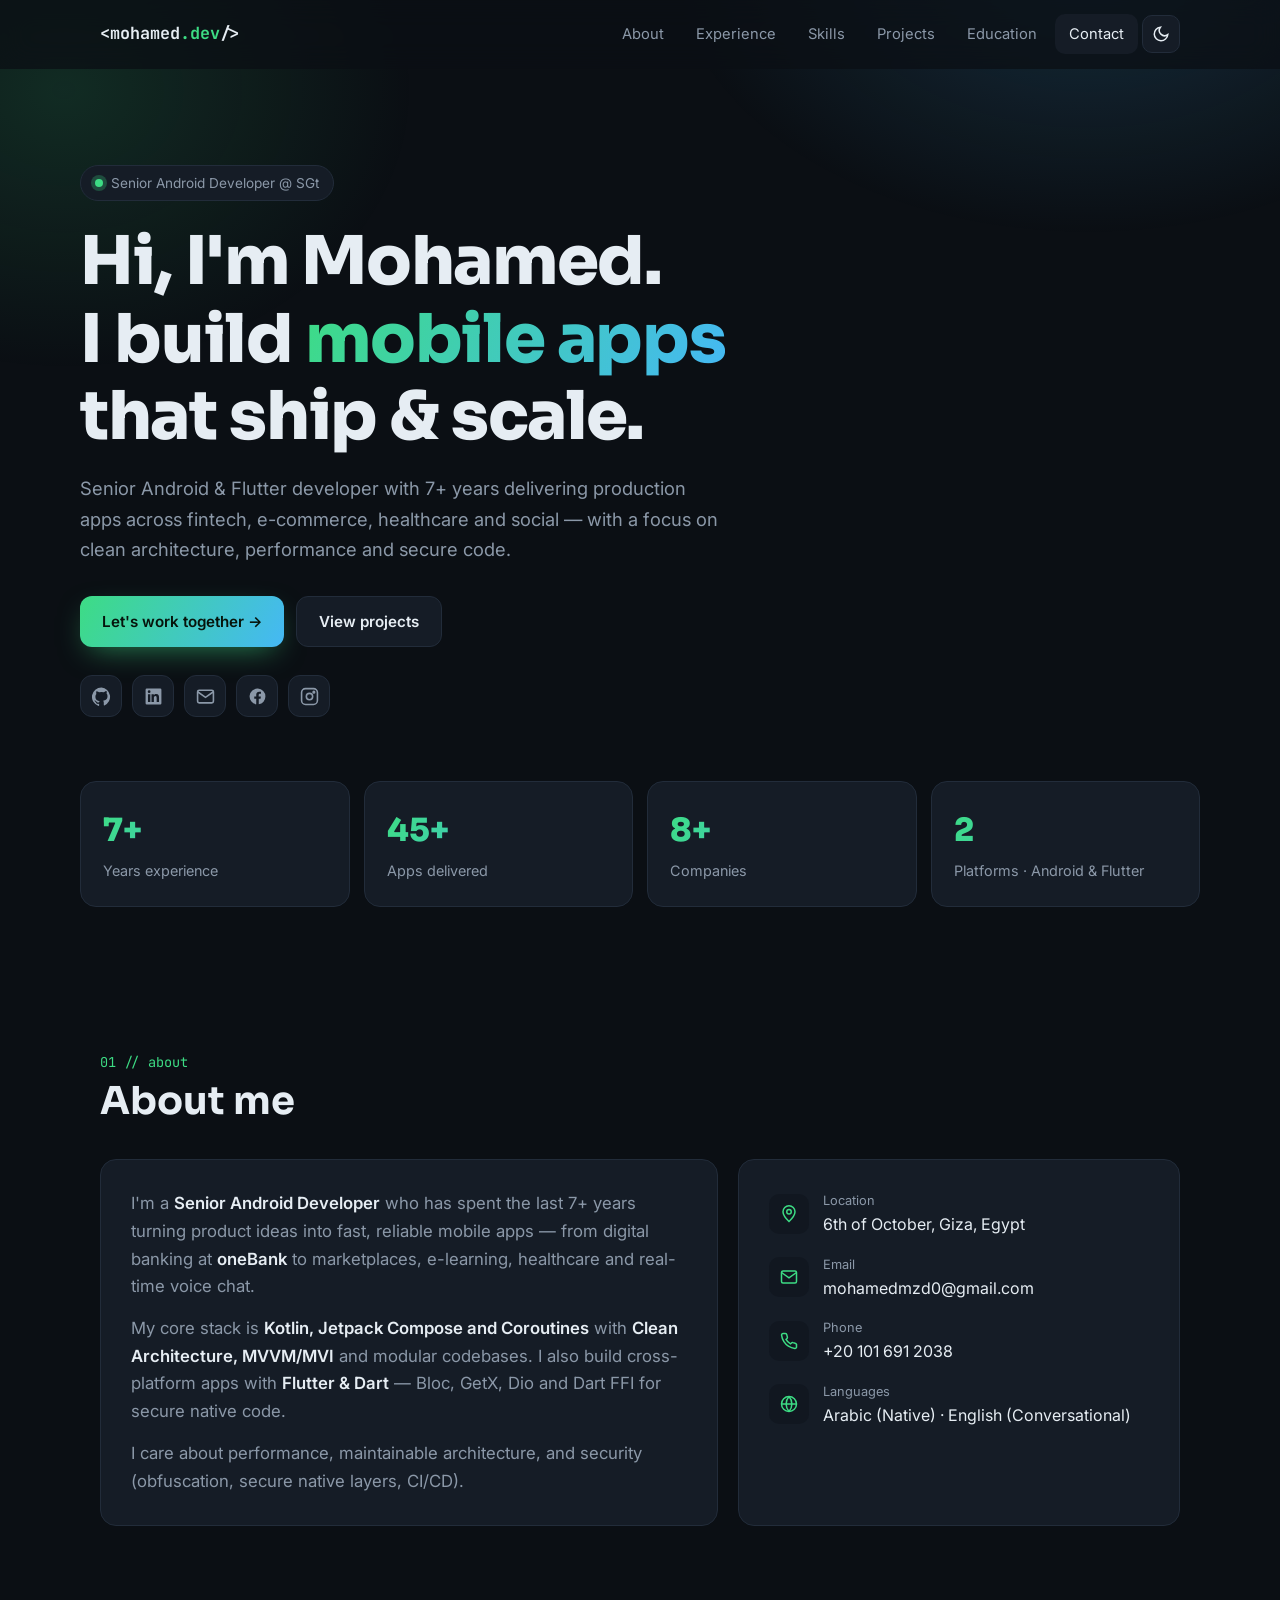
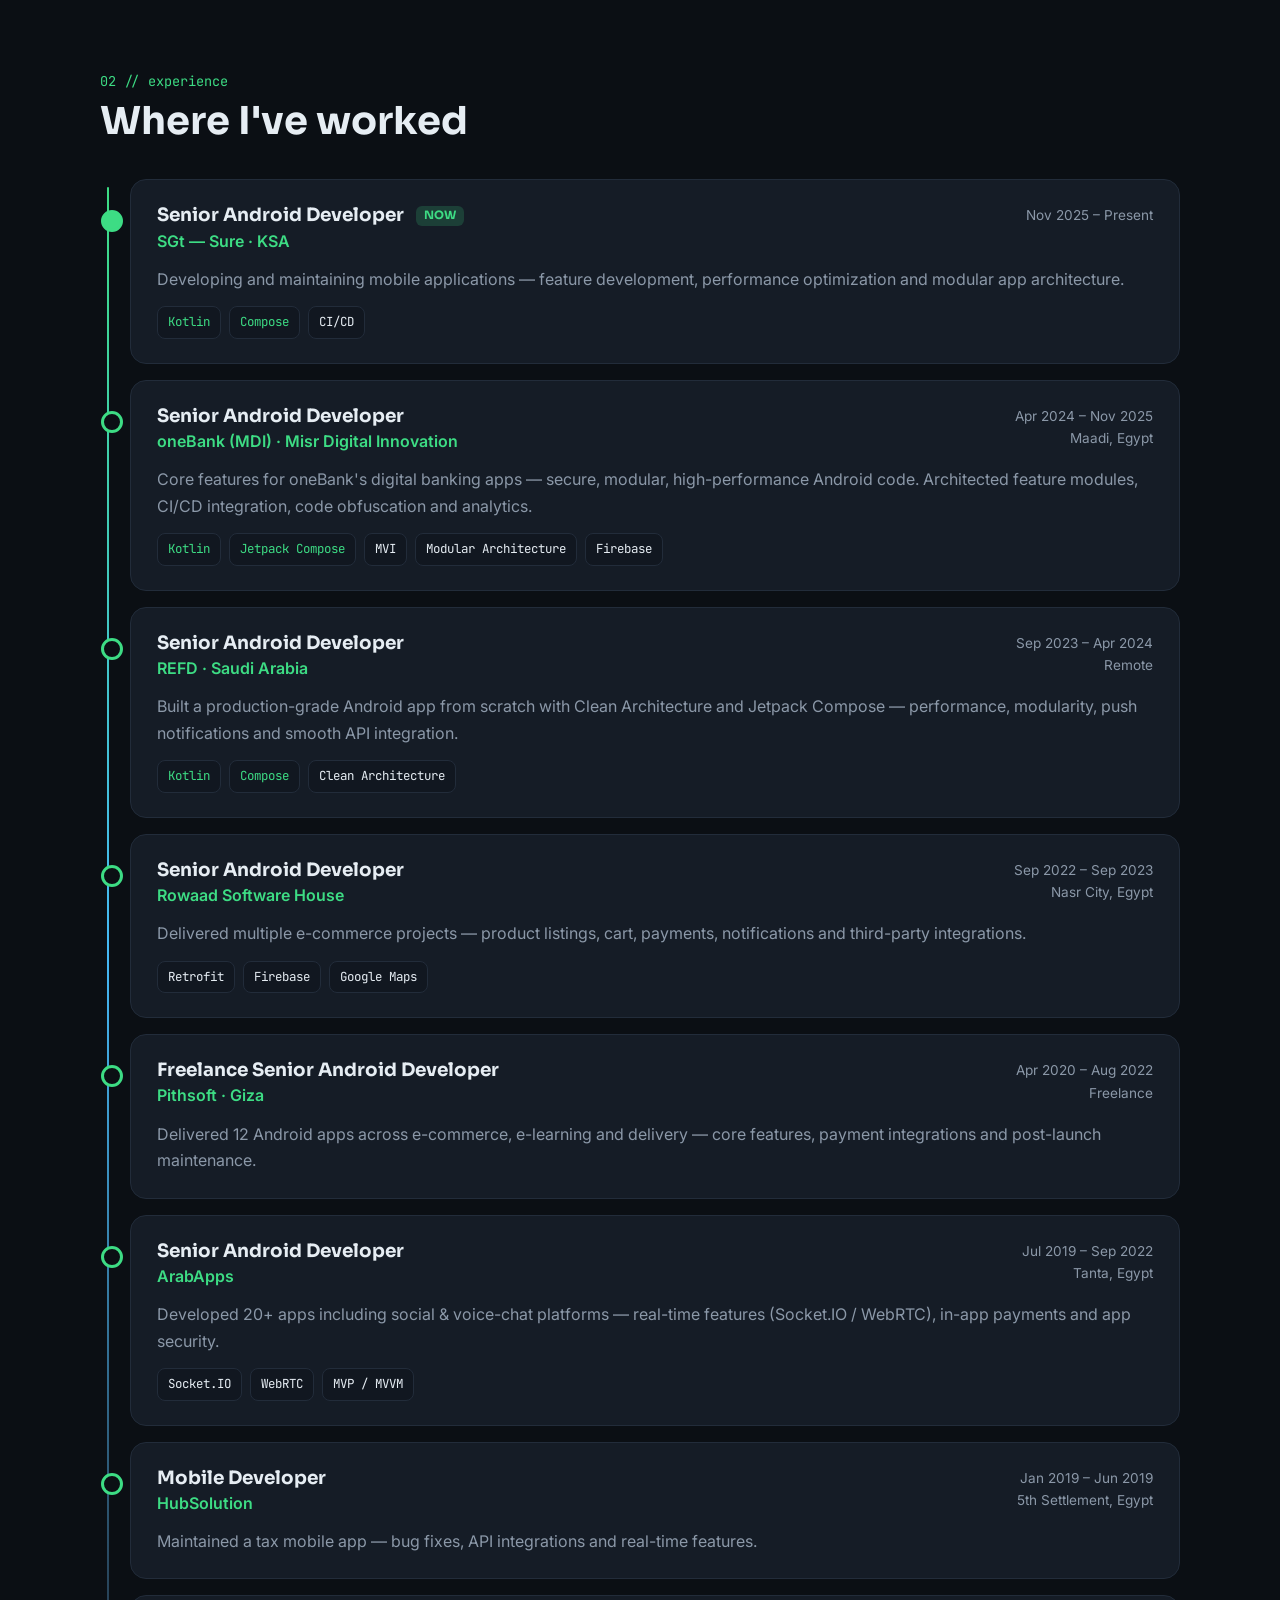
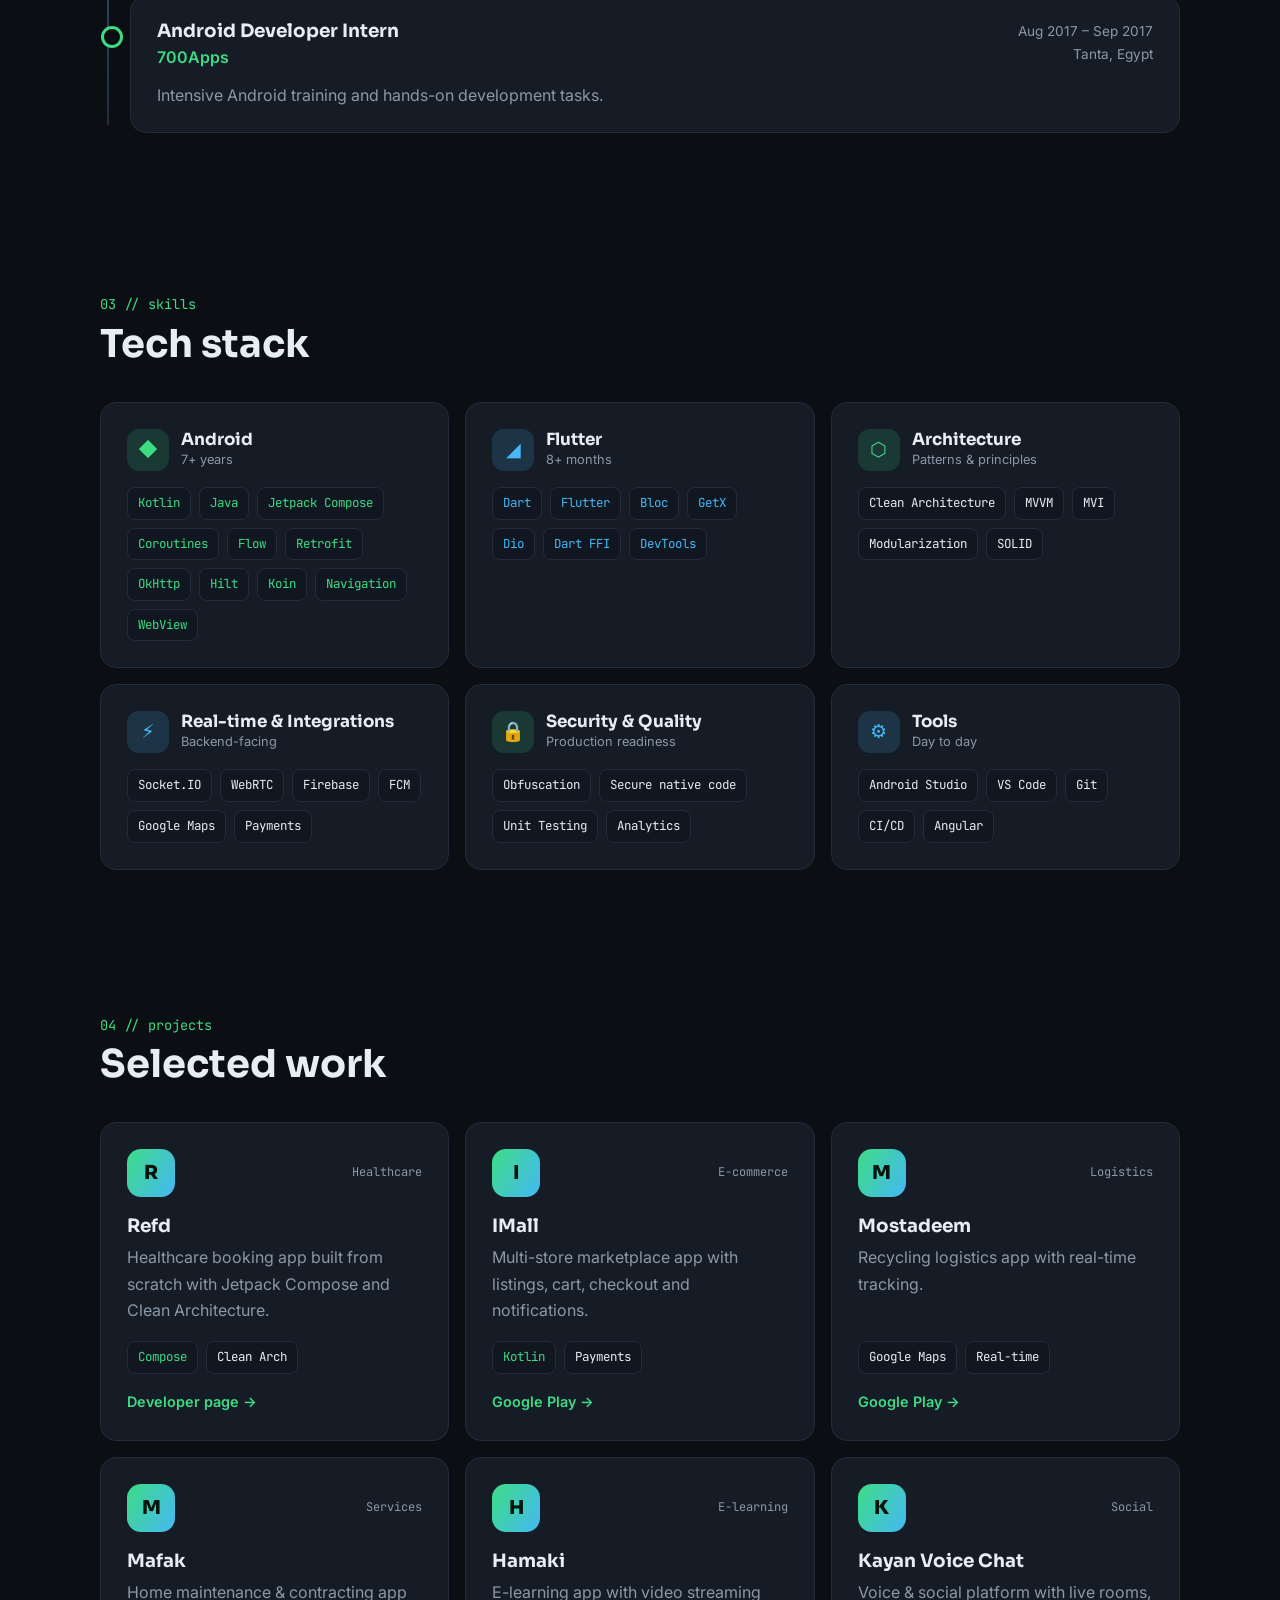
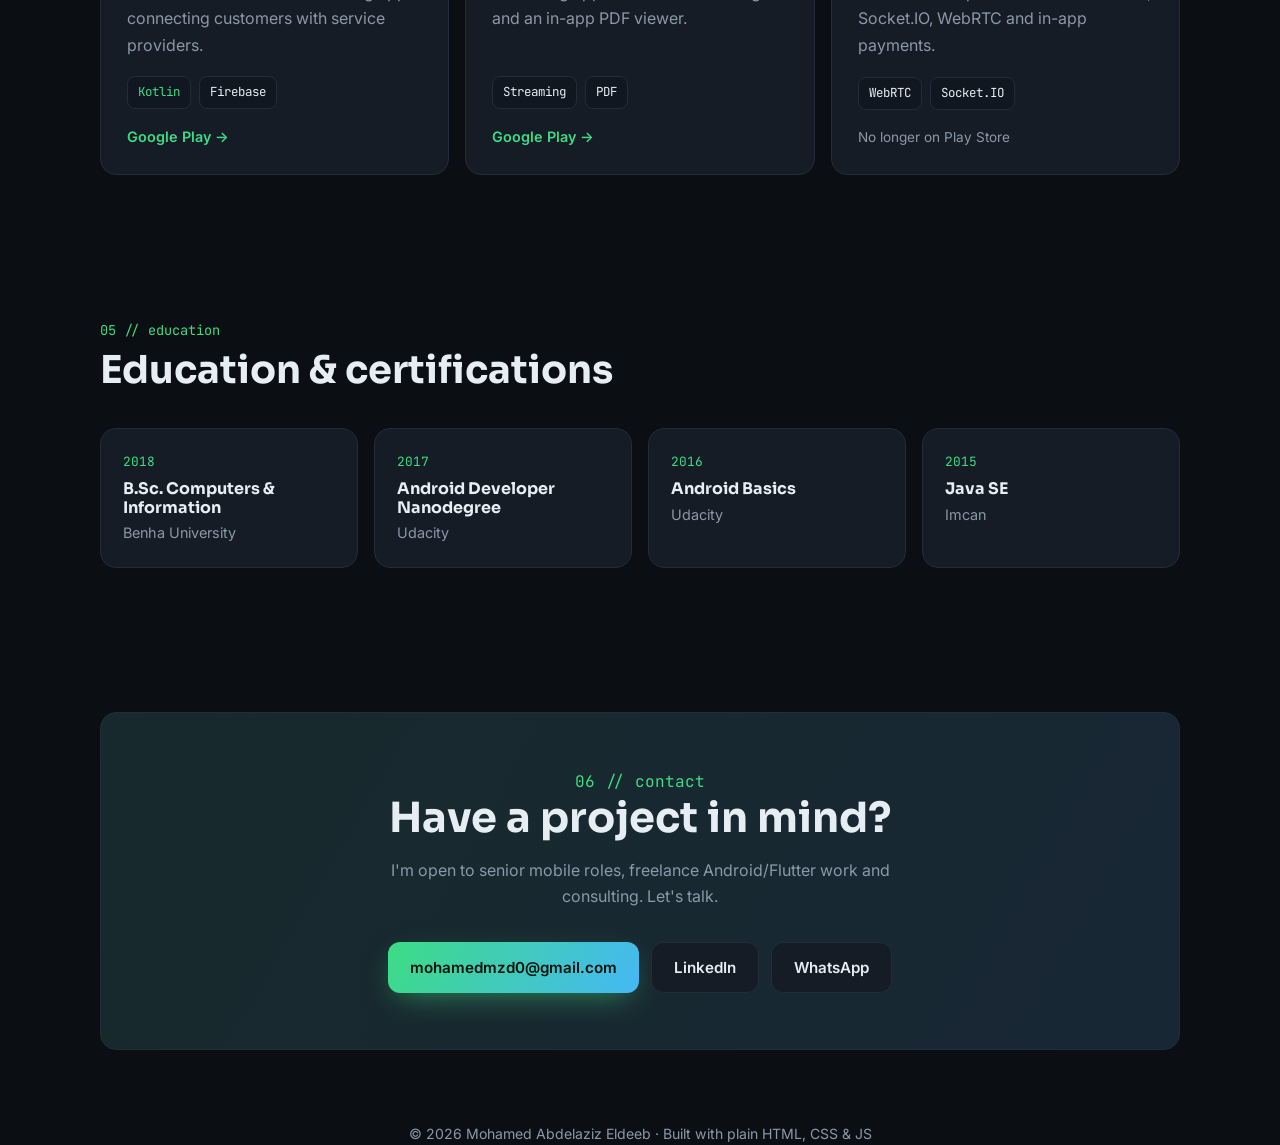
<file: index.html>
<!DOCTYPE html>
<html lang="en" data-theme="dark">
<head>
  <meta charset="utf-8" />
  <meta name="viewport" content="width=device-width,initial-scale=1" />
  <title>Mohamed Eldeeb — Senior Android & Flutter Developer</title>
  <meta name="description" content="Mohamed Abdelaziz Eldeeb — Senior Android & Flutter Developer. 7+ years, 45+ shipped apps. Kotlin, Jetpack Compose, Flutter, Clean Architecture." />
  <meta name="theme-color" content="#0b0f14" />
  <meta property="og:title" content="Mohamed Eldeeb — Senior Android & Flutter Developer" />
  <meta property="og:description" content="7+ years building production mobile apps in fintech, e-commerce and social. Kotlin · Compose · Flutter." />
  <meta property="og:type" content="website" />
  <meta property="og:url" content="https://mohamedmzd0.github.io/portfolio/" />
  <link rel="icon" href="data:image/svg+xml,%3Csvg xmlns='http://www.w3.org/2000/svg' viewBox='0 0 64 64'%3E%3Crect width='64' height='64' rx='14' fill='%230b0f14'/%3E%3Ctext x='50%25' y='58%25' text-anchor='middle' font-family='monospace' font-weight='700' font-size='28' fill='%233ddc84'%3EME%3C/text%3E%3C/svg%3E" />
  <link rel="preconnect" href="https://fonts.googleapis.com" />
  <link rel="preconnect" href="https://fonts.gstatic.com" crossorigin />
  <link href="https://fonts.googleapis.com/css2?family=Sora:wght@400;600;700;800&family=Inter:wght@400;500;600&family=JetBrains+Mono:wght@400;600&display=swap" rel="stylesheet" />
  <style>
    :root {
      --bg: #0b0f14;
      --bg-2: #111720;
      --surface: #151c26;
      --border: #222c3a;
      --text: #e6edf3;
      --muted: #8b98a8;
      --android: #3ddc84;
      --flutter: #45b8f5;
      --grad: linear-gradient(120deg, var(--android), var(--flutter));
      --radius: 16px;
      --max: 1120px;
      --shadow: 0 20px 50px -20px rgba(0,0,0,.6);
    }
    [data-theme="light"] {
      --bg: #f7f9fb;
      --bg-2: #eef2f6;
      --surface: #ffffff;
      --border: #dfe5ec;
      --text: #0f1720;
      --muted: #5a6776;
      --android: #1fa35c;
      --flutter: #0277bd;
      --shadow: 0 20px 40px -24px rgba(15,23,32,.25);
    }

    * { box-sizing: border-box; margin: 0; padding: 0; }
    html { scroll-behavior: smooth; scroll-padding-top: 80px; }
    body {
      background: var(--bg);
      color: var(--text);
      font: 16px/1.65 "Inter", system-ui, sans-serif;
      -webkit-font-smoothing: antialiased;
      transition: background .3s, color .3s;
    }
    a { color: inherit; text-decoration: none; }
    h1, h2, h3 { font-family: "Sora", sans-serif; line-height: 1.15; }
    .mono { font-family: "JetBrains Mono", monospace; }
    .container { max-width: var(--max); margin: 0 auto; padding: 0 20px; }

    /* background glow */
    .glow {
      position: fixed; inset: 0; z-index: -1; pointer-events: none;
      background:
        radial-gradient(600px 400px at 85% -5%, color-mix(in srgb, var(--flutter) 18%, transparent), transparent 70%),
        radial-gradient(500px 400px at 5% 10%, color-mix(in srgb, var(--android) 14%, transparent), transparent 70%);
    }

    /* NAV */
    .nav {
      position: sticky; top: 0; z-index: 50;
      backdrop-filter: blur(14px);
      background: color-mix(in srgb, var(--bg) 75%, transparent);
      border-bottom: 1px solid transparent;
      transition: border-color .3s;
    }
    .nav.scrolled { border-color: var(--border); }
    .nav-inner { display: flex; align-items: center; justify-content: space-between; height: 68px; }
    .logo { font-weight: 700; font-size: 1.05rem; }
    .logo span { color: var(--android); }
    .nav-links { display: flex; gap: 4px; align-items: center; }
    .nav-links a {
      padding: 8px 14px; border-radius: 10px; font-size: .92rem; color: var(--muted);
      transition: color .2s, background .2s;
    }
    .nav-links a:hover, .nav-links a.active { color: var(--text); background: var(--surface); }
    .icon-btn {
      width: 38px; height: 38px; border-radius: 10px; border: 1px solid var(--border);
      background: var(--surface); color: var(--text); display: grid; place-items: center; cursor: pointer;
    }
    .menu-btn { display: none; }

    /* HERO */
    .hero { padding: 96px 0 72px; }
    .badge {
      display: inline-flex; align-items: center; gap: 8px;
      padding: 6px 14px; border-radius: 999px; border: 1px solid var(--border);
      background: var(--surface); font-size: .85rem; color: var(--muted);
    }
    .dot { width: 8px; height: 8px; border-radius: 50%; background: var(--android); box-shadow: 0 0 0 4px color-mix(in srgb, var(--android) 25%, transparent); animation: pulse 2s infinite; }
    @keyframes pulse { 50% { box-shadow: 0 0 0 8px transparent; } }
    .hero h1 { font-size: clamp(2.4rem, 6vw, 4.2rem); font-weight: 800; margin: 22px 0 18px; letter-spacing: -.02em; }
    .grad { background: var(--grad); -webkit-background-clip: text; background-clip: text; color: transparent; }
    .hero p.lead { font-size: 1.15rem; color: var(--muted); max-width: 640px; }
    .cta { display: flex; flex-wrap: wrap; gap: 12px; margin-top: 32px; }
    .btn {
      display: inline-flex; align-items: center; gap: 8px; padding: 12px 22px; border-radius: 12px;
      font-weight: 600; font-size: .95rem; transition: transform .2s, box-shadow .2s, background .2s;
    }
    .btn:hover { transform: translateY(-2px); }
    .btn-primary { background: var(--grad); color: #06140c; box-shadow: 0 10px 30px -10px color-mix(in srgb, var(--android) 60%, transparent); }
    .btn-ghost { border: 1px solid var(--border); background: var(--surface); }
    .socials { display: flex; gap: 10px; margin-top: 28px; }
    .socials a { width: 42px; height: 42px; border-radius: 12px; border: 1px solid var(--border); background: var(--surface); display: grid; place-items: center; color: var(--muted); transition: color .2s, border-color .2s; }
    .socials a:hover { color: var(--android); border-color: var(--android); }
    .socials svg { width: 19px; height: 19px; }

    .stats { display: grid; grid-template-columns: repeat(4, 1fr); gap: 14px; margin-top: 64px; }
    .stat { padding: 22px; border-radius: var(--radius); background: var(--surface); border: 1px solid var(--border); }
    .stat b { display: block; font-family: "Sora"; font-size: 2rem; font-weight: 800; }
    .stat span { color: var(--muted); font-size: .9rem; }

    /* SECTIONS */
    section { padding: 72px 0; }
    .sec-head { margin-bottom: 36px; }
    .sec-head .mono { color: var(--android); font-size: .85rem; }
    .sec-head h2 { font-size: clamp(1.8rem, 3.5vw, 2.4rem); margin-top: 6px; }

    .card {
      background: var(--surface); border: 1px solid var(--border); border-radius: var(--radius);
      transition: transform .25s, border-color .25s, box-shadow .25s;
    }
    .card:hover { transform: translateY(-4px); border-color: color-mix(in srgb, var(--android) 50%, var(--border)); box-shadow: var(--shadow); }

    /* ABOUT */
    .about-grid { display: grid; grid-template-columns: 1.4fr 1fr; gap: 20px; }
    .about-text { padding: 30px; font-size: 1.05rem; color: var(--muted); }
    .about-text strong { color: var(--text); font-weight: 600; }
    .about-text p + p { margin-top: 14px; }
    .info { padding: 30px; display: grid; gap: 16px; align-content: start; }
    .info-row { display: flex; gap: 14px; align-items: center; }
    .info-row .ic { width: 40px; height: 40px; border-radius: 10px; display: grid; place-items: center; background: var(--bg-2); color: var(--android); flex-shrink: 0; }
    .info-row .ic svg { width: 18px; height: 18px; }
    .info-row small { display: block; color: var(--muted); font-size: .8rem; }
    .info-row a:hover { color: var(--android); }

    /* TIMELINE */
    .timeline { position: relative; padding-left: 30px; }
    .timeline::before { content: ""; position: absolute; left: 7px; top: 8px; bottom: 8px; width: 2px; background: linear-gradient(var(--android), var(--flutter), var(--border)); border-radius: 2px; }
    .job { position: relative; padding: 24px 26px; margin-bottom: 16px; }
    .job::before { content: ""; position: absolute; left: -30px; top: 30px; width: 16px; height: 16px; border-radius: 50%; background: var(--bg); border: 3px solid var(--android); }
    .job.current::before { background: var(--android); }
    .job-top { display: flex; justify-content: space-between; gap: 16px; flex-wrap: wrap; }
    .job h3 { font-size: 1.15rem; }
    .job .company { color: var(--android); font-weight: 600; margin-top: 2px; }
    .job .company a:hover { text-decoration: underline; }
    .job .when { color: var(--muted); font-size: .85rem; text-align: right; }
    .job p { color: var(--muted); margin-top: 12px; }
    .tags { display: flex; flex-wrap: wrap; gap: 8px; margin-top: 14px; }
    .tag { font-family: "JetBrains Mono", monospace; font-size: .78rem; padding: 5px 10px; border-radius: 8px; background: var(--bg-2); border: 1px solid var(--border); color: var(--text); }
    .tag.f { color: var(--flutter); }
    .tag.a { color: var(--android); }
    .now { display: inline-block; font-size: .72rem; font-weight: 700; padding: 3px 8px; border-radius: 6px; background: color-mix(in srgb, var(--android) 18%, transparent); color: var(--android); margin-left: 8px; vertical-align: middle; }

    /* SKILLS */
    .skills-grid { display: grid; grid-template-columns: repeat(3, 1fr); gap: 16px; }
    .skill { padding: 26px; }
    .skill .head { display: flex; align-items: center; gap: 12px; margin-bottom: 16px; }
    .skill .head .ic { width: 42px; height: 42px; border-radius: 12px; display: grid; place-items: center; font-size: 1.2rem; }
    .ic-a { background: color-mix(in srgb, var(--android) 15%, transparent); color: var(--android); }
    .ic-f { background: color-mix(in srgb, var(--flutter) 15%, transparent); color: var(--flutter); }
    .skill h3 { font-size: 1.05rem; }
    .skill .sub { font-size: .8rem; color: var(--muted); }

    /* PROJECTS */
    .projects { display: grid; grid-template-columns: repeat(3, 1fr); gap: 16px; }
    .project { padding: 26px; display: flex; flex-direction: column; }
    .project .top { display: flex; justify-content: space-between; align-items: center; margin-bottom: 18px; }
    .project .pic { width: 48px; height: 48px; border-radius: 14px; background: var(--grad); display: grid; place-items: center; font-family: "Sora"; font-weight: 800; color: #06140c; font-size: 1.2rem; }
    .project .cat { font-size: .75rem; color: var(--muted); font-family: "JetBrains Mono"; }
    .project h3 { font-size: 1.15rem; }
    .project p { color: var(--muted); margin: 8px 0 18px; flex: 1; }
    .project .link { color: var(--android); font-weight: 600; font-size: .9rem; display: inline-flex; gap: 6px; align-items: center; }
    .project .link:hover { gap: 10px; }
    .project .off { color: var(--muted); font-size: .85rem; }

    /* EDUCATION */
    .edu { display: grid; grid-template-columns: repeat(4, 1fr); gap: 16px; }
    .edu .card { padding: 22px; }
    .edu .yr { font-family: "JetBrains Mono"; font-size: .8rem; color: var(--android); }
    .edu h3 { font-size: 1rem; margin: 8px 0 4px; }
    .edu p { color: var(--muted); font-size: .9rem; }

    /* CONTACT */
    .contact-box { padding: 56px 40px; text-align: center; position: relative; overflow: hidden; }
    .contact-box::before { content: ""; position: absolute; inset: 0; background: var(--grad); opacity: .07; }
    .contact-box h2 { font-size: clamp(1.8rem, 4vw, 2.6rem); position: relative; }
    .contact-box p { color: var(--muted); margin: 14px auto 28px; max-width: 520px; position: relative; }
    .contact-box .cta { justify-content: center; position: relative; }

    footer { padding: 32px 0 48px; color: var(--muted); font-size: .88rem; text-align: center; }

    /* reveal */
    .reveal { opacity: 0; transform: translateY(24px); transition: opacity .7s ease, transform .7s ease; }
    .reveal.in { opacity: 1; transform: none; }
    @media (prefers-reduced-motion: reduce) { .reveal { opacity: 1; transform: none; transition: none; } html { scroll-behavior: auto; } }

    /* RESPONSIVE */
    @media (max-width: 960px) {
      .skills-grid, .projects { grid-template-columns: repeat(2, 1fr); }
      .edu { grid-template-columns: repeat(2, 1fr); }
      .about-grid { grid-template-columns: 1fr; }
      .stats { grid-template-columns: repeat(2, 1fr); }
    }
    @media (max-width: 720px) {
      .menu-btn { display: grid; }
      .nav-links { position: absolute; top: 68px; left: 0; right: 0; flex-direction: column; align-items: stretch; padding: 12px 20px 20px; background: var(--bg); border-bottom: 1px solid var(--border); display: none; }
      .nav-links.open { display: flex; }
      .nav-links .icon-btn { align-self: flex-start; }
      .hero { padding: 64px 0 48px; }
      .skills-grid, .projects, .edu { grid-template-columns: 1fr; }
      .job-top { flex-direction: column; gap: 4px; }
      .job .when { text-align: left; }
      section { padding: 56px 0; }
      .contact-box { padding: 40px 22px; }
    }
    @media print {
      .nav, .glow, .cta, .socials { display: none !important; }
      .reveal { opacity: 1; transform: none; }
      body { background: #fff; color: #000; }
    }
  </style>
</head>
<body>
  <div class="glow" aria-hidden="true"></div>

  <!-- NAV -->
  <header class="nav" id="nav">
    <div class="container nav-inner">
      <a href="#home" class="logo mono">&lt;mohamed<span>.dev</span>/&gt;</a>
      <nav class="nav-links" id="navLinks" aria-label="Main">
        <a href="#about">About</a>
        <a href="#experience">Experience</a>
        <a href="#skills">Skills</a>
        <a href="#projects">Projects</a>
        <a href="#education">Education</a>
        <a href="#contact">Contact</a>
        <button class="icon-btn" id="themeBtn" aria-label="Toggle theme">
          <svg width="18" height="18" viewBox="0 0 24 24" fill="none" stroke="currentColor" stroke-width="2" stroke-linecap="round"><path d="M21 12.8A9 9 0 1 1 11.2 3a7 7 0 0 0 9.8 9.8z"/></svg>
        </button>
      </nav>
      <button class="icon-btn menu-btn" id="menuBtn" aria-label="Open menu" aria-expanded="false">
        <svg width="20" height="20" viewBox="0 0 24 24" fill="none" stroke="currentColor" stroke-width="2" stroke-linecap="round"><path d="M4 7h16M4 12h16M4 17h16"/></svg>
      </button>
    </div>
  </header>

  <main id="home">
    <!-- HERO -->
    <div class="container hero">
      <div class="badge reveal"><span class="dot"></span> Senior Android Developer @ SGt</div>
      <h1 class="reveal">Hi, I'm Mohamed.<br/>I build <span class="grad">mobile apps</span><br/>that ship &amp; scale.</h1>
      <p class="lead reveal">Senior Android &amp; Flutter developer with 7+ years delivering production apps across fintech, e-commerce, healthcare and social — with a focus on clean architecture, performance and secure code.</p>
      <div class="cta reveal">
        <a class="btn btn-primary" href="#contact">Let's work together →</a>
        <a class="btn btn-ghost" href="#projects">View projects</a>
      </div>
      <div class="socials reveal">
        <a href="https://github.com/mohamedmzd0" target="_blank" rel="noopener" aria-label="GitHub"><svg viewBox="0 0 24 24" fill="currentColor"><path d="M12 .5a12 12 0 0 0-3.8 23.4c.6.1.8-.3.8-.6v-2c-3.3.7-4-1.6-4-1.6-.6-1.4-1.4-1.8-1.4-1.8-1.1-.7.1-.7.1-.7 1.2.1 1.8 1.2 1.8 1.2 1.1 1.8 2.8 1.3 3.5 1 .1-.8.4-1.3.8-1.6-2.7-.3-5.5-1.3-5.5-5.9 0-1.3.5-2.4 1.2-3.2-.1-.3-.5-1.5.1-3.2 0 0 1-.3 3.3 1.2a11.5 11.5 0 0 1 6 0C17.3 4.6 18.3 5 18.3 5c.7 1.7.2 2.9.1 3.2.8.8 1.2 1.9 1.2 3.2 0 4.6-2.8 5.6-5.5 5.9.4.4.8 1.1.8 2.2v3.3c0 .3.2.7.8.6A12 12 0 0 0 12 .5z"/></svg></a>
        <a href="https://www.linkedin.com/in/mohamedabdelazizeldeeb" target="_blank" rel="noopener" aria-label="LinkedIn"><svg viewBox="0 0 24 24" fill="currentColor"><path d="M20.5 2h-17A1.5 1.5 0 0 0 2 3.5v17A1.5 1.5 0 0 0 3.5 22h17a1.5 1.5 0 0 0 1.5-1.5v-17A1.5 1.5 0 0 0 20.5 2zM8 19H5V9h3zM6.5 7.7a1.7 1.7 0 1 1 0-3.5 1.7 1.7 0 0 1 0 3.5zM19 19h-3v-4.9c0-1.2 0-2.7-1.6-2.7S12.5 12.7 12.5 14v5h-3V9h2.9v1.4c.4-.8 1.4-1.6 2.9-1.6 3.1 0 3.7 2 3.7 4.7z"/></svg></a>
        <a href="mailto:mohamedmzd0@gmail.com" aria-label="Email"><svg viewBox="0 0 24 24" fill="none" stroke="currentColor" stroke-width="2"><rect x="2" y="4" width="20" height="16" rx="2"/><path d="m22 6-10 7L2 6"/></svg></a>
        <a href="https://www.facebook.com/m3b3zez" target="_blank" rel="noopener" aria-label="Facebook"><svg viewBox="0 0 24 24" fill="currentColor"><path d="M22 12a10 10 0 1 0-11.6 9.9v-7H7.9V12h2.5V9.8c0-2.5 1.5-3.9 3.8-3.9 1.1 0 2.2.2 2.2.2v2.5h-1.3c-1.2 0-1.6.8-1.6 1.6V12h2.8l-.4 2.9h-2.3v7A10 10 0 0 0 22 12z"/></svg></a>
        <a href="https://www.instagram.com/zoz.eldeb" target="_blank" rel="noopener" aria-label="Instagram"><svg viewBox="0 0 24 24" fill="none" stroke="currentColor" stroke-width="2"><rect x="2" y="2" width="20" height="20" rx="5"/><circle cx="12" cy="12" r="4"/><circle cx="17.5" cy="6.5" r="1" fill="currentColor"/></svg></a>
      </div>

      <div class="stats">
        <div class="stat reveal"><b class="grad" data-count="7">0</b><span>Years experience</span></div>
        <div class="stat reveal"><b class="grad" data-count="45">0</b><span>Apps delivered</span></div>
        <div class="stat reveal"><b class="grad" data-count="8">0</b><span>Companies</span></div>
        <div class="stat reveal"><b class="grad" data-count="2">0</b><span>Platforms · Android &amp; Flutter</span></div>
      </div>
    </div>

    <!-- ABOUT -->
    <section id="about">
      <div class="container">
        <div class="sec-head reveal"><div class="mono">01 // about</div><h2>About me</h2></div>
        <div class="about-grid">
          <div class="card about-text reveal">
            <p>I'm a <strong>Senior Android Developer</strong> who has spent the last 7+ years turning product ideas into fast, reliable mobile apps — from digital banking at <strong>oneBank</strong> to marketplaces, e-learning, healthcare and real-time voice chat.</p>
            <p>My core stack is <strong>Kotlin, Jetpack Compose and Coroutines</strong> with <strong>Clean Architecture, MVVM/MVI</strong> and modular codebases. I also build cross-platform apps with <strong>Flutter &amp; Dart</strong> — Bloc, GetX, Dio and Dart FFI for secure native code.</p>
            <p>I care about performance, maintainable architecture, and security (obfuscation, secure native layers, CI/CD).</p>
          </div>
          <div class="card info reveal">
            <div class="info-row"><div class="ic"><svg viewBox="0 0 24 24" fill="none" stroke="currentColor" stroke-width="2"><path d="M12 22s8-7.6 8-13a8 8 0 0 0-16 0c0 5.4 8 13 8 13z"/><circle cx="12" cy="9" r="3"/></svg></div><div><small>Location</small>6th of October, Giza, Egypt</div></div>
            <div class="info-row"><div class="ic"><svg viewBox="0 0 24 24" fill="none" stroke="currentColor" stroke-width="2"><rect x="2" y="4" width="20" height="16" rx="2"/><path d="m22 6-10 7L2 6"/></svg></div><div><small>Email</small><a href="mailto:mohamedmzd0@gmail.com">mohamedmzd0@gmail.com</a></div></div>
            <div class="info-row"><div class="ic"><svg viewBox="0 0 24 24" fill="none" stroke="currentColor" stroke-width="2"><path d="M22 16.9v3a2 2 0 0 1-2.2 2 19.8 19.8 0 0 1-8.6-3.1 19.5 19.5 0 0 1-6-6A19.8 19.8 0 0 1 2.1 4.2 2 2 0 0 1 4.1 2h3a2 2 0 0 1 2 1.7c.1 1 .4 1.9.7 2.8a2 2 0 0 1-.5 2.1L8 9.9a16 16 0 0 0 6 6l1.3-1.3a2 2 0 0 1 2.1-.4c.9.3 1.8.6 2.8.7a2 2 0 0 1 1.7 2z"/></svg></div><div><small>Phone</small><a href="tel:+201016912038">+20 101 691 2038</a></div></div>
            <div class="info-row"><div class="ic"><svg viewBox="0 0 24 24" fill="none" stroke="currentColor" stroke-width="2"><circle cx="12" cy="12" r="10"/><path d="M2 12h20M12 2a15 15 0 0 1 0 20M12 2a15 15 0 0 0 0 20"/></svg></div><div><small>Languages</small>Arabic (Native) · English (Conversational)</div></div>
          </div>
        </div>
      </div>
    </section>

    <!-- EXPERIENCE -->
    <section id="experience">
      <div class="container">
        <div class="sec-head reveal"><div class="mono">02 // experience</div><h2>Where I've worked</h2></div>
        <div class="timeline">
          <article class="card job current reveal">
            <div class="job-top">
              <div><h3>Senior Android Developer <span class="now">NOW</span></h3><div class="company"><a href="https://www.sure.com.sa/en/" target="_blank" rel="noopener">SGt — Sure</a> · KSA</div></div>
              <div class="when">Nov 2025 – Present</div>
            </div>
            <p>Developing and maintaining mobile applications — feature development, performance optimization and modular app architecture.</p>
            <div class="tags"><span class="tag a">Kotlin</span><span class="tag a">Compose</span><span class="tag">CI/CD</span></div>
          </article>

          <article class="card job reveal">
            <div class="job-top">
              <div><h3>Senior Android Developer</h3><div class="company"><a href="https://www.onebank.eg/" target="_blank" rel="noopener">oneBank (MDI)</a> · Misr Digital Innovation</div></div>
              <div class="when">Apr 2024 – Nov 2025<br/>Maadi, Egypt</div>
            </div>
            <p>Core features for oneBank's digital banking apps — secure, modular, high-performance Android code. Architected feature modules, CI/CD integration, code obfuscation and analytics.</p>
            <div class="tags"><span class="tag a">Kotlin</span><span class="tag a">Jetpack Compose</span><span class="tag">MVI</span><span class="tag">Modular Architecture</span><span class="tag">Firebase</span></div>
          </article>

          <article class="card job reveal">
            <div class="job-top">
              <div><h3>Senior Android Developer</h3><div class="company">REFD · Saudi Arabia</div></div>
              <div class="when">Sep 2023 – Apr 2024<br/>Remote</div>
            </div>
            <p>Built a production-grade Android app from scratch with Clean Architecture and Jetpack Compose — performance, modularity, push notifications and smooth API integration.</p>
            <div class="tags"><span class="tag a">Kotlin</span><span class="tag a">Compose</span><span class="tag">Clean Architecture</span></div>
          </article>

          <article class="card job reveal">
            <div class="job-top">
              <div><h3>Senior Android Developer</h3><div class="company">Rowaad Software House</div></div>
              <div class="when">Sep 2022 – Sep 2023<br/>Nasr City, Egypt</div>
            </div>
            <p>Delivered multiple e-commerce projects — product listings, cart, payments, notifications and third-party integrations.</p>
            <div class="tags"><span class="tag">Retrofit</span><span class="tag">Firebase</span><span class="tag">Google Maps</span></div>
          </article>

          <article class="card job reveal">
            <div class="job-top">
              <div><h3>Freelance Senior Android Developer</h3><div class="company">Pithsoft · Giza</div></div>
              <div class="when">Apr 2020 – Aug 2022<br/>Freelance</div>
            </div>
            <p>Delivered 12 Android apps across e-commerce, e-learning and delivery — core features, payment integrations and post-launch maintenance.</p>
          </article>

          <article class="card job reveal">
            <div class="job-top">
              <div><h3>Senior Android Developer</h3><div class="company">ArabApps</div></div>
              <div class="when">Jul 2019 – Sep 2022<br/>Tanta, Egypt</div>
            </div>
            <p>Developed 20+ apps including social &amp; voice-chat platforms — real-time features (Socket.IO / WebRTC), in-app payments and app security.</p>
            <div class="tags"><span class="tag">Socket.IO</span><span class="tag">WebRTC</span><span class="tag">MVP / MVVM</span></div>
          </article>

          <article class="card job reveal">
            <div class="job-top">
              <div><h3>Mobile Developer</h3><div class="company">HubSolution</div></div>
              <div class="when">Jan 2019 – Jun 2019<br/>5th Settlement, Egypt</div>
            </div>
            <p>Maintained a tax mobile app — bug fixes, API integrations and real-time features.</p>
          </article>

          <article class="card job reveal">
            <div class="job-top">
              <div><h3>Android Developer Intern</h3><div class="company">700Apps</div></div>
              <div class="when">Aug 2017 – Sep 2017<br/>Tanta, Egypt</div>
            </div>
            <p>Intensive Android training and hands-on development tasks.</p>
          </article>
        </div>
      </div>
    </section>

    <!-- SKILLS -->
    <section id="skills">
      <div class="container">
        <div class="sec-head reveal"><div class="mono">03 // skills</div><h2>Tech stack</h2></div>
        <div class="skills-grid">
          <div class="card skill reveal">
            <div class="head"><div class="ic ic-a">◆</div><div><h3>Android</h3><div class="sub">7+ years</div></div></div>
            <div class="tags"><span class="tag a">Kotlin</span><span class="tag a">Java</span><span class="tag a">Jetpack Compose</span><span class="tag a">Coroutines</span><span class="tag a">Flow</span><span class="tag a">Retrofit</span><span class="tag a">OkHttp</span><span class="tag a">Hilt</span><span class="tag a">Koin</span><span class="tag a">Navigation</span><span class="tag a">WebView</span></div>
          </div>
          <div class="card skill reveal">
            <div class="head"><div class="ic ic-f">◢</div><div><h3>Flutter</h3><div class="sub">8+ months</div></div></div>
            <div class="tags"><span class="tag f">Dart</span><span class="tag f">Flutter</span><span class="tag f">Bloc</span><span class="tag f">GetX</span><span class="tag f">Dio</span><span class="tag f">Dart FFI</span><span class="tag f">DevTools</span></div>
          </div>
          <div class="card skill reveal">
            <div class="head"><div class="ic ic-a">⬡</div><div><h3>Architecture</h3><div class="sub">Patterns &amp; principles</div></div></div>
            <div class="tags"><span class="tag">Clean Architecture</span><span class="tag">MVVM</span><span class="tag">MVI</span><span class="tag">Modularization</span><span class="tag">SOLID</span></div>
          </div>
          <div class="card skill reveal">
            <div class="head"><div class="ic ic-f">⚡</div><div><h3>Real-time &amp; Integrations</h3><div class="sub">Backend-facing</div></div></div>
            <div class="tags"><span class="tag">Socket.IO</span><span class="tag">WebRTC</span><span class="tag">Firebase</span><span class="tag">FCM</span><span class="tag">Google Maps</span><span class="tag">Payments</span></div>
          </div>
          <div class="card skill reveal">
            <div class="head"><div class="ic ic-a">🔒</div><div><h3>Security &amp; Quality</h3><div class="sub">Production readiness</div></div></div>
            <div class="tags"><span class="tag">Obfuscation</span><span class="tag">Secure native code</span><span class="tag">Unit Testing</span><span class="tag">Analytics</span></div>
          </div>
          <div class="card skill reveal">
            <div class="head"><div class="ic ic-f">⚙</div><div><h3>Tools</h3><div class="sub">Day to day</div></div></div>
            <div class="tags"><span class="tag">Android Studio</span><span class="tag">VS Code</span><span class="tag">Git</span><span class="tag">CI/CD</span><span class="tag">Angular</span></div>
          </div>
        </div>
      </div>
    </section>

    <!-- PROJECTS -->
    <section id="projects">
      <div class="container">
        <div class="sec-head reveal"><div class="mono">04 // projects</div><h2>Selected work</h2></div>
        <div class="projects">
          <article class="card project reveal">
            <div class="top"><div class="pic">R</div><span class="cat">Healthcare</span></div>
            <h3>Refd</h3>
            <p>Healthcare booking app built from scratch with Jetpack Compose and Clean Architecture.</p>
            <div class="tags" style="margin:0 0 16px"><span class="tag a">Compose</span><span class="tag">Clean Arch</span></div>
            <a class="link" href="https://play.google.com/store/apps/developer?id=RefdApp&hl=en" target="_blank" rel="noopener">Developer page →</a>
          </article>
          <article class="card project reveal">
            <div class="top"><div class="pic">I</div><span class="cat">E-commerce</span></div>
            <h3>IMall</h3>
            <p>Multi-store marketplace app with listings, cart, checkout and notifications.</p>
            <div class="tags" style="margin:0 0 16px"><span class="tag a">Kotlin</span><span class="tag">Payments</span></div>
            <a class="link" href="https://play.google.com/store/apps/details?id=com.rowaad.imall&hl=en" target="_blank" rel="noopener">Google Play →</a>
          </article>
          <article class="card project reveal">
            <div class="top"><div class="pic">M</div><span class="cat">Logistics</span></div>
            <h3>Mostadeem</h3>
            <p>Recycling logistics app with real-time tracking.</p>
            <div class="tags" style="margin:0 0 16px"><span class="tag">Google Maps</span><span class="tag">Real-time</span></div>
            <a class="link" href="https://play.google.com/store/apps/details?id=com.rowaad.mostadeem&hl=en" target="_blank" rel="noopener">Google Play →</a>
          </article>
          <article class="card project reveal">
            <div class="top"><div class="pic">M</div><span class="cat">Services</span></div>
            <h3>Mafak</h3>
            <p>Home maintenance &amp; contracting app connecting customers with service providers.</p>
            <div class="tags" style="margin:0 0 16px"><span class="tag a">Kotlin</span><span class="tag">Firebase</span></div>
            <a class="link" href="https://play.google.com/store/apps/details?id=com.rowaad.mafk&hl=en" target="_blank" rel="noopener">Google Play →</a>
          </article>
          <article class="card project reveal">
            <div class="top"><div class="pic">H</div><span class="cat">E-learning</span></div>
            <h3>Hamaki</h3>
            <p>E-learning app with video streaming and an in-app PDF viewer.</p>
            <div class="tags" style="margin:0 0 16px"><span class="tag">Streaming</span><span class="tag">PDF</span></div>
            <a class="link" href="https://play.google.com/store/search?q=hamaki%20online&c=apps&hl=en" target="_blank" rel="noopener">Google Play →</a>
          </article>
          <article class="card project reveal">
            <div class="top"><div class="pic">K</div><span class="cat">Social</span></div>
            <h3>Kayan Voice Chat</h3>
            <p>Voice &amp; social platform with live rooms, Socket.IO, WebRTC and in-app payments.</p>
            <div class="tags" style="margin:0 0 16px"><span class="tag">WebRTC</span><span class="tag">Socket.IO</span></div>
            <span class="off">No longer on Play Store</span>
          </article>
        </div>
      </div>
    </section>

    <!-- EDUCATION -->
    <section id="education">
      <div class="container">
        <div class="sec-head reveal"><div class="mono">05 // education</div><h2>Education &amp; certifications</h2></div>
        <div class="edu">
          <div class="card reveal"><div class="yr">2018</div><h3>B.Sc. Computers &amp; Information</h3><p>Benha University</p></div>
          <div class="card reveal"><div class="yr">2017</div><h3>Android Developer Nanodegree</h3><p>Udacity</p></div>
          <div class="card reveal"><div class="yr">2016</div><h3>Android Basics</h3><p>Udacity</p></div>
          <div class="card reveal"><div class="yr">2015</div><h3>Java SE</h3><p>Imcan</p></div>
        </div>
      </div>
    </section>

    <!-- CONTACT -->
    <section id="contact">
      <div class="container">
        <div class="card contact-box reveal">
          <div class="mono" style="color:var(--android);position:relative">06 // contact</div>
          <h2>Have a project in mind?</h2>
          <p>I'm open to senior mobile roles, freelance Android/Flutter work and consulting. Let's talk.</p>
          <div class="cta">
            <a class="btn btn-primary" href="mailto:mohamedmzd0@gmail.com">mohamedmzd0@gmail.com</a>
            <a class="btn btn-ghost" href="https://www.linkedin.com/in/mohamedabdelazizeldeeb" target="_blank" rel="noopener">LinkedIn</a>
            <a class="btn btn-ghost" href="https://wa.me/201016912038" target="_blank" rel="noopener">WhatsApp</a>
          </div>
        </div>
      </div>
    </section>
  </main>

  <footer class="container">© <span id="year"></span> Mohamed Abdelaziz Eldeeb · Built with plain HTML, CSS &amp; JS</footer>

  <script>
    document.getElementById('year').textContent = new Date().getFullYear();

    // theme
    const root = document.documentElement;
    try { const t = localStorage.getItem('theme'); if (t) root.dataset.theme = t; } catch (e) {}
    document.getElementById('themeBtn').addEventListener('click', () => {
      root.dataset.theme = root.dataset.theme === 'dark' ? 'light' : 'dark';
      try { localStorage.setItem('theme', root.dataset.theme); } catch (e) {}
    });

    // mobile menu
    const menuBtn = document.getElementById('menuBtn'), navLinks = document.getElementById('navLinks');
    menuBtn.addEventListener('click', () => {
      const open = navLinks.classList.toggle('open');
      menuBtn.setAttribute('aria-expanded', open);
    });
    navLinks.querySelectorAll('a').forEach(a => a.addEventListener('click', () => navLinks.classList.remove('open')));

    // nav border on scroll
    const nav = document.getElementById('nav');
    addEventListener('scroll', () => nav.classList.toggle('scrolled', scrollY > 10), { passive: true });

    // reveal on scroll
    const io = new IntersectionObserver(es => es.forEach(e => {
      if (e.isIntersecting) { e.target.classList.add('in'); io.unobserve(e.target); }
    }), { threshold: .12 });
    document.querySelectorAll('.reveal').forEach((el, i) => { el.style.transitionDelay = (i % 4) * 60 + 'ms'; io.observe(el); });

    // active nav link
    const links = [...document.querySelectorAll('.nav-links a')];
    const spy = new IntersectionObserver(es => es.forEach(e => {
      if (e.isIntersecting) links.forEach(l => l.classList.toggle('active', l.getAttribute('href') === '#' + e.target.id));
    }), { rootMargin: '-45% 0px -50% 0px' });
    document.querySelectorAll('section[id]').forEach(s => spy.observe(s));

    // count-up stats
    const cio = new IntersectionObserver(es => es.forEach(e => {
      if (!e.isIntersecting) return;
      const el = e.target, end = +el.dataset.count; let n = 0;
      const step = () => { n++; el.textContent = n + (n === end && end > 2 ? '+' : ''); if (n < end) requestAnimationFrame(step); };
      step(); cio.unobserve(el);
    }), { threshold: .6 });
    document.querySelectorAll('[data-count]').forEach(el => cio.observe(el));
  </script>
</body>
</html>
</file>
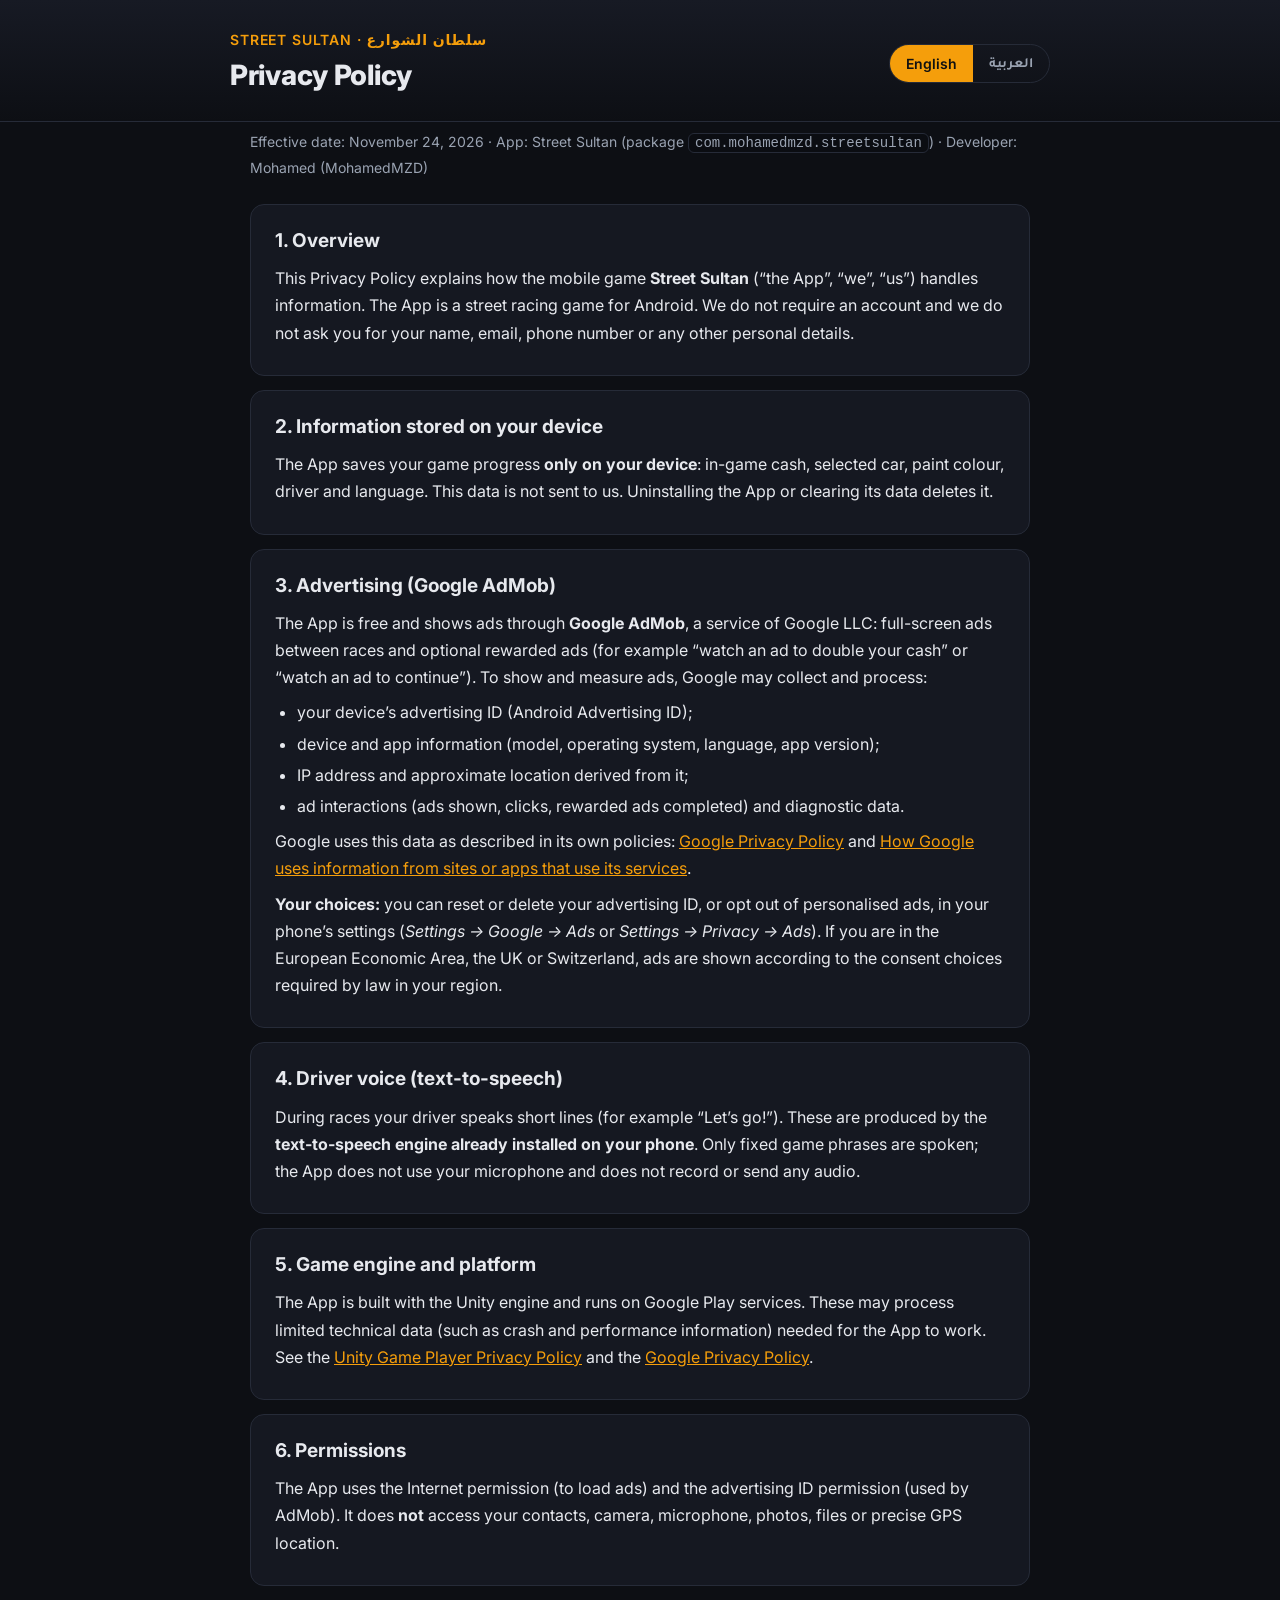
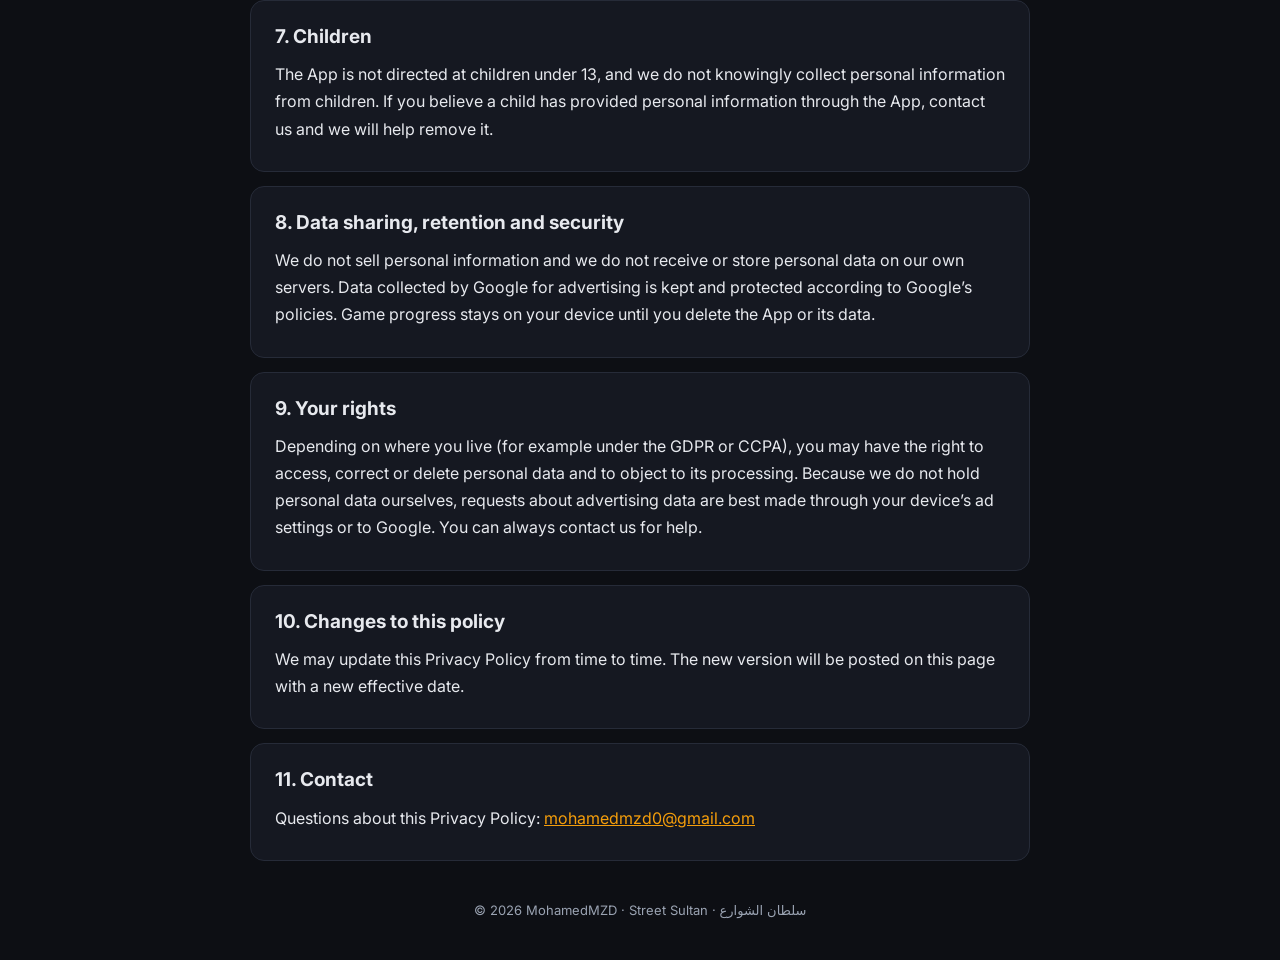
<file: street-sultan/privacy-policy.html>
<!DOCTYPE html>
<html lang="en" dir="ltr">
<head>
<meta charset="utf-8">
<meta name="viewport" content="width=device-width, initial-scale=1">
<title>Street Sultan – Privacy Policy | سلطان الشوارع – سياسة الخصوصية</title>
<meta name="description" content="Privacy Policy for the Street Sultan (سلطان الشوارع) racing game for Android.">
<link rel="preconnect" href="https://fonts.googleapis.com">
<link rel="preconnect" href="https://fonts.gstatic.com" crossorigin>
<link href="https://fonts.googleapis.com/css2?family=Inter:wght@400;600;800&family=Tajawal:wght@400;700;800&display=swap" rel="stylesheet">
<style>
  :root { --bg:#0d0f14; --card:#151821; --text:#e7e9ee; --muted:#9aa3b2; --accent:#f59e0b; --line:#262b38; }
  * { box-sizing:border-box; }
  body { margin:0; background:var(--bg); color:var(--text); font:16px/1.7 Inter, system-ui, sans-serif; }
  [lang="ar"], .ar { font-family: Tajawal, system-ui, sans-serif; }
  header { border-bottom:1px solid var(--line); background:linear-gradient(180deg,#171a24,#0d0f14); }
  .wrap { max-width:820px; margin:0 auto; padding:0 20px; }
  .top { display:flex; align-items:center; justify-content:space-between; gap:12px; padding:28px 0 22px; }
  h1 { margin:0; font-size:28px; font-weight:800; letter-spacing:-.01em; }
  h1 small { display:block; font-size:14px; font-weight:600; color:var(--accent); letter-spacing:.06em; text-transform:uppercase; }
  .ar h1 small { letter-spacing:0; }
  .lang { display:flex; border:1px solid var(--line); border-radius:999px; overflow:hidden; flex-shrink:0; }
  .lang button { background:none; border:0; color:var(--muted); padding:8px 16px; font:600 14px Inter, Tajawal, sans-serif; cursor:pointer; }
  .lang button.on { background:var(--accent); color:#111; }
  main { padding:28px 0 60px; }
  .meta { color:var(--muted); font-size:14px; margin-bottom:24px; }
  section { background:var(--card); border:1px solid var(--line); border-radius:14px; padding:20px 24px; margin:14px 0; }
  h2 { margin:0 0 8px; font-size:19px; }
  p { margin:8px 0; }
  ul { margin:8px 0; padding-inline-start:22px; }
  li { margin:4px 0; }
  a { color:var(--accent); }
  code { background:#0b0d12; border:1px solid var(--line); border-radius:6px; padding:1px 6px; font-size:14px; }
  footer { color:var(--muted); font-size:13px; text-align:center; padding:24px 0 40px; }
  [hidden] { display:none !important; }
</style>
</head>
<body>
<header>
  <div class="wrap top">
    <h1 id="title"><small>Street Sultan · سلطان الشوارع</small><span data-en="Privacy Policy" data-ar="سياسة الخصوصية">Privacy Policy</span></h1>
    <div class="lang" role="group" aria-label="Language">
      <button id="b-en" class="on" onclick="setLang('en')">English</button>
      <button id="b-ar" onclick="setLang('ar')">العربية</button>
    </div>
  </div>
</header>

<main class="wrap">
  <!-- ======================= ENGLISH ======================= -->
  <div id="en" lang="en" dir="ltr">
    <p class="meta">Effective date: November 24, 2026 · App: Street Sultan (package <code>com.mohamedmzd.streetsultan</code>) · Developer: Mohamed (MohamedMZD)</p>

    <section>
      <h2>1. Overview</h2>
      <p>This Privacy Policy explains how the mobile game <strong>Street Sultan</strong> (“the App”, “we”, “us”) handles information. The App is a street racing game for Android. We do not require an account and we do not ask you for your name, email, phone number or any other personal details.</p>
    </section>

    <section>
      <h2>2. Information stored on your device</h2>
      <p>The App saves your game progress <strong>only on your device</strong>: in-game cash, selected car, paint colour, driver and language. This data is not sent to us. Uninstalling the App or clearing its data deletes it.</p>
    </section>

    <section>
      <h2>3. Advertising (Google AdMob)</h2>
      <p>The App is free and shows ads through <strong>Google AdMob</strong>, a service of Google LLC: full-screen ads between races and optional rewarded ads (for example “watch an ad to double your cash” or “watch an ad to continue”). To show and measure ads, Google may collect and process:</p>
      <ul>
        <li>your device’s advertising ID (Android Advertising ID);</li>
        <li>device and app information (model, operating system, language, app version);</li>
        <li>IP address and approximate location derived from it;</li>
        <li>ad interactions (ads shown, clicks, rewarded ads completed) and diagnostic data.</li>
      </ul>
      <p>Google uses this data as described in its own policies: <a href="https://policies.google.com/privacy" target="_blank" rel="noopener">Google Privacy Policy</a> and <a href="https://policies.google.com/technologies/partner-sites" target="_blank" rel="noopener">How Google uses information from sites or apps that use its services</a>.</p>
      <p><strong>Your choices:</strong> you can reset or delete your advertising ID, or opt out of personalised ads, in your phone’s settings (<em>Settings → Google → Ads</em> or <em>Settings → Privacy → Ads</em>). If you are in the European Economic Area, the UK or Switzerland, ads are shown according to the consent choices required by law in your region.</p>
    </section>

    <section>
      <h2>4. Driver voice (text-to-speech)</h2>
      <p>During races your driver speaks short lines (for example “Let’s go!”). These are produced by the <strong>text-to-speech engine already installed on your phone</strong>. Only fixed game phrases are spoken; the App does not use your microphone and does not record or send any audio.</p>
    </section>

    <section>
      <h2>5. Game engine and platform</h2>
      <p>The App is built with the Unity engine and runs on Google Play services. These may process limited technical data (such as crash and performance information) needed for the App to work. See the <a href="https://unity.com/legal/game-player-and-app-user-privacy-policy" target="_blank" rel="noopener">Unity Game Player Privacy Policy</a> and the <a href="https://policies.google.com/privacy" target="_blank" rel="noopener">Google Privacy Policy</a>.</p>
    </section>

    <section>
      <h2>6. Permissions</h2>
      <p>The App uses the Internet permission (to load ads) and the advertising ID permission (used by AdMob). It does <strong>not</strong> access your contacts, camera, microphone, photos, files or precise GPS location.</p>
    </section>

    <section>
      <h2>7. Children</h2>
      <p>The App is not directed at children under 13, and we do not knowingly collect personal information from children. If you believe a child has provided personal information through the App, contact us and we will help remove it.</p>
    </section>

    <section>
      <h2>8. Data sharing, retention and security</h2>
      <p>We do not sell personal information and we do not receive or store personal data on our own servers. Data collected by Google for advertising is kept and protected according to Google’s policies. Game progress stays on your device until you delete the App or its data.</p>
    </section>

    <section>
      <h2>9. Your rights</h2>
      <p>Depending on where you live (for example under the GDPR or CCPA), you may have the right to access, correct or delete personal data and to object to its processing. Because we do not hold personal data ourselves, requests about advertising data are best made through your device’s ad settings or to Google. You can always contact us for help.</p>
    </section>

    <section>
      <h2>10. Changes to this policy</h2>
      <p>We may update this Privacy Policy from time to time. The new version will be posted on this page with a new effective date.</p>
    </section>

    <section>
      <h2>11. Contact</h2>
      <p>Questions about this Privacy Policy: <a href="mailto:mohamedmzd0@gmail.com">mohamedmzd0@gmail.com</a></p>
    </section>
  </div>

  <!-- ======================= ARABIC ======================= -->
  <div id="ar" lang="ar" dir="rtl" hidden>
    <p class="meta">تاريخ السريان: 24 نوفمبر 2026 · التطبيق: سلطان الشوارع (الحزمة <code dir="ltr">com.mohamedmzd.streetsultan</code>) · المطوّر: محمد (MohamedMZD)</p>

    <section>
      <h2>1. نظرة عامة</h2>
      <p>توضّح سياسة الخصوصية هذه كيف تتعامل لعبة الهاتف <strong>سلطان الشوارع</strong> («التطبيق» أو «نحن») مع المعلومات. التطبيق لعبة سباق شوارع لنظام أندرويد. لا نطلب إنشاء حساب، ولا نطلب منك اسمك أو بريدك الإلكتروني أو رقم هاتفك أو أي بيانات شخصية أخرى.</p>
    </section>

    <section>
      <h2>2. المعلومات المحفوظة على جهازك</h2>
      <p>يحفظ التطبيق تقدّمك في اللعبة <strong>على جهازك فقط</strong>: الرصيد داخل اللعبة، والسيارة المختارة، ولون الطلاء، والسائق، واللغة. لا تُرسل هذه البيانات إلينا، وتُحذف عند إلغاء تثبيت التطبيق أو مسح بياناته.</p>
    </section>

    <section>
      <h2>3. الإعلانات (Google AdMob)</h2>
      <p>التطبيق مجاني ويعرض إعلانات عبر <strong>Google AdMob</strong> التابعة لشركة Google LLC: إعلانات بملء الشاشة بين السباقات، وإعلانات اختيارية بمكافأة (مثل «شاهد إعلانًا لمضاعفة المكسب» أو «شاهد إعلانًا لإكمال السباق»). لعرض الإعلانات وقياس أدائها قد تجمع Google وتعالج:</p>
      <ul>
        <li>المعرّف الإعلاني لجهازك (Android Advertising ID)؛</li>
        <li>معلومات الجهاز والتطبيق (الطراز، نظام التشغيل، اللغة، إصدار التطبيق)؛</li>
        <li>عنوان IP والموقع التقريبي المستنتج منه؛</li>
        <li>التفاعل مع الإعلانات (الإعلانات المعروضة، النقرات، إكمال الإعلانات بمكافأة) وبيانات تشخيصية.</li>
      </ul>
      <p>تستخدم Google هذه البيانات وفق سياساتها: <a href="https://policies.google.com/privacy?hl=ar" target="_blank" rel="noopener">سياسة خصوصية Google</a> و<a href="https://policies.google.com/technologies/partner-sites?hl=ar" target="_blank" rel="noopener">كيف تستخدم Google المعلومات من المواقع والتطبيقات التي تستخدم خدماتها</a>.</p>
      <p><strong>اختياراتك:</strong> يمكنك إعادة تعيين المعرّف الإعلاني أو حذفه، أو إيقاف الإعلانات المخصّصة، من إعدادات هاتفك (<em>الإعدادات ← Google ← الإعلانات</em> أو <em>الإعدادات ← الخصوصية ← الإعلانات</em>). إذا كنت في المنطقة الاقتصادية الأوروبية أو المملكة المتحدة أو سويسرا، تُعرض الإعلانات وفق خيارات الموافقة التي يفرضها القانون في منطقتك.</p>
    </section>

    <section>
      <h2>4. صوت السائق (تحويل النص إلى كلام)</h2>
      <p>أثناء السباق يقول السائق عبارات قصيرة (مثل «يلا بينا!»). يتم ذلك بواسطة <strong>محرّك تحويل النص إلى كلام المثبّت مسبقًا على هاتفك</strong>. تُنطق عبارات ثابتة من اللعبة فقط؛ ولا يستخدم التطبيق الميكروفون ولا يسجّل أو يرسل أي صوت.</p>
    </section>

    <section>
      <h2>5. محرّك اللعبة والمنصّة</h2>
      <p>التطبيق مبني بمحرّك Unity ويعمل مع خدمات Google Play، وقد تعالج هذه الخدمات بيانات تقنية محدودة (مثل معلومات الأعطال والأداء) يحتاجها التطبيق ليعمل. راجع <a href="https://unity.com/legal/game-player-and-app-user-privacy-policy" target="_blank" rel="noopener">سياسة خصوصية Unity للاعبين</a> و<a href="https://policies.google.com/privacy?hl=ar" target="_blank" rel="noopener">سياسة خصوصية Google</a>.</p>
    </section>

    <section>
      <h2>6. الأذونات</h2>
      <p>يستخدم التطبيق إذن الإنترنت (لتحميل الإعلانات) وإذن المعرّف الإعلاني (تستخدمه AdMob). <strong>لا</strong> يصل التطبيق إلى جهات الاتصال أو الكاميرا أو الميكروفون أو الصور أو الملفات أو موقعك الدقيق (GPS).</p>
    </section>

    <section>
      <h2>7. الأطفال</h2>
      <p>التطبيق غير موجّه للأطفال دون 13 عامًا، ولا نجمع عن قصد أي معلومات شخصية من الأطفال. إذا كنت تعتقد أن طفلًا قدّم معلومات شخصية عبر التطبيق فتواصل معنا وسنساعد في حذفها.</p>
    </section>

    <section>
      <h2>8. مشاركة البيانات والاحتفاظ بها وأمانها</h2>
      <p>لا نبيع المعلومات الشخصية، ولا نستقبل أو نخزّن بيانات شخصية على خوادم خاصة بنا. تحتفظ Google بالبيانات التي تجمعها للإعلانات وتحميها وفق سياساتها. يبقى تقدّمك في اللعبة على جهازك حتى تحذف التطبيق أو بياناته.</p>
    </section>

    <section>
      <h2>9. حقوقك</h2>
      <p>بحسب مكان إقامتك (مثل اللائحة الأوروبية GDPR أو قانون كاليفورنيا CCPA) قد يحق لك الوصول إلى بياناتك الشخصية أو تصحيحها أو حذفها والاعتراض على معالجتها. ولأننا لا نحتفظ ببيانات شخصية بأنفسنا، فإن الطلبات المتعلقة ببيانات الإعلانات تتم عبر إعدادات الإعلانات في جهازك أو لدى Google. يمكنك دائمًا التواصل معنا للمساعدة.</p>
    </section>

    <section>
      <h2>10. التغييرات على هذه السياسة</h2>
      <p>قد نحدّث سياسة الخصوصية من وقت لآخر، وسننشر النسخة الجديدة في هذه الصفحة مع تاريخ سريان جديد.</p>
    </section>

    <section>
      <h2>11. التواصل</h2>
      <p>لأي استفسار عن سياسة الخصوصية: <a href="mailto:mohamedmzd0@gmail.com" dir="ltr">mohamedmzd0@gmail.com</a></p>
    </section>
  </div>
</main>

<footer>© 2026 MohamedMZD · Street Sultan · سلطان الشوارع</footer>

<script>
  function setLang(l) {
    var ar = l === 'ar';
    document.getElementById('en').hidden = ar;
    document.getElementById('ar').hidden = !ar;
    document.documentElement.lang = l;
    document.documentElement.dir = ar ? 'rtl' : 'ltr';
    document.body.classList.toggle('ar', ar);
    document.getElementById('b-en').classList.toggle('on', !ar);
    document.getElementById('b-ar').classList.toggle('on', ar);
    var t = document.querySelector('#title span');
    t.textContent = t.getAttribute('data-' + l);
    try { history.replaceState(null, '', ar ? '#ar' : '#en'); } catch (e) {}
  }
  var want = location.hash === '#ar' || (location.hash !== '#en' && (navigator.language || '').toLowerCase().indexOf('ar') === 0);
  if (want) setLang('ar');
</script>
</body>
</html>
</file>
